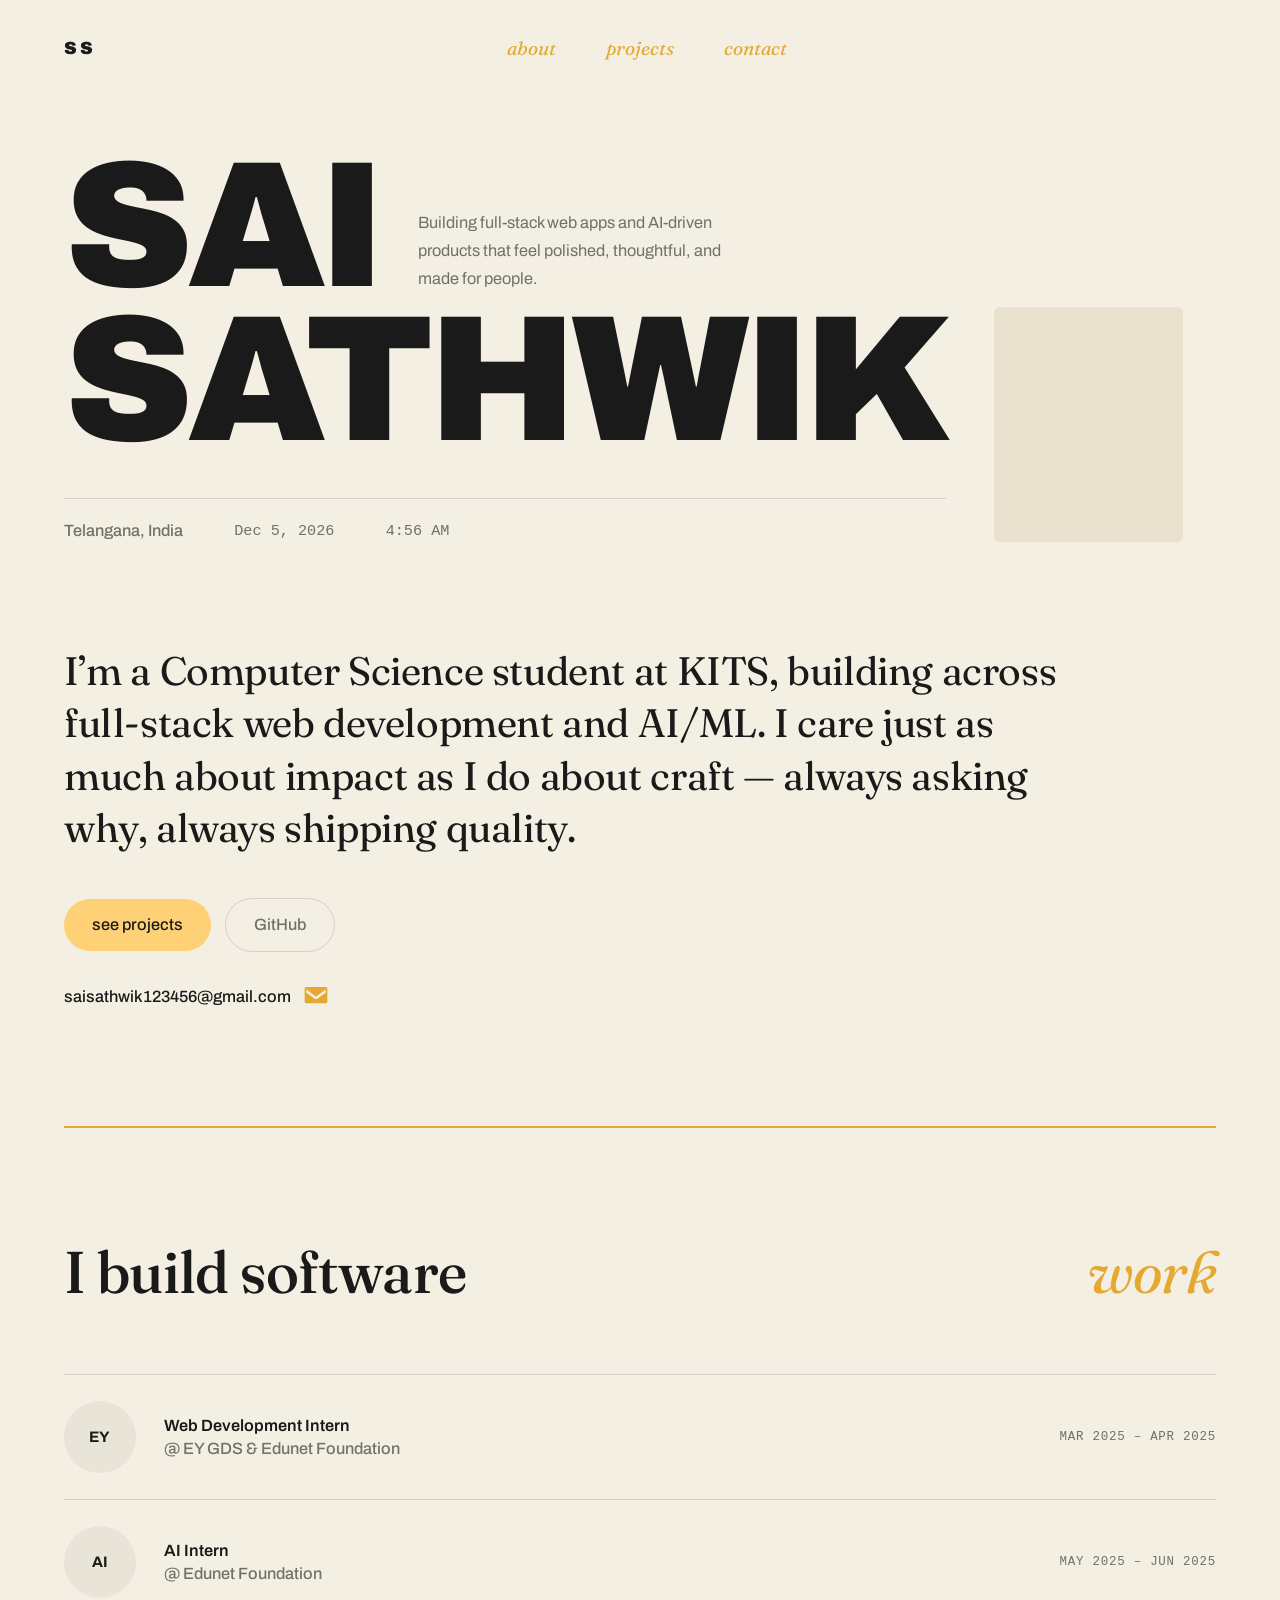
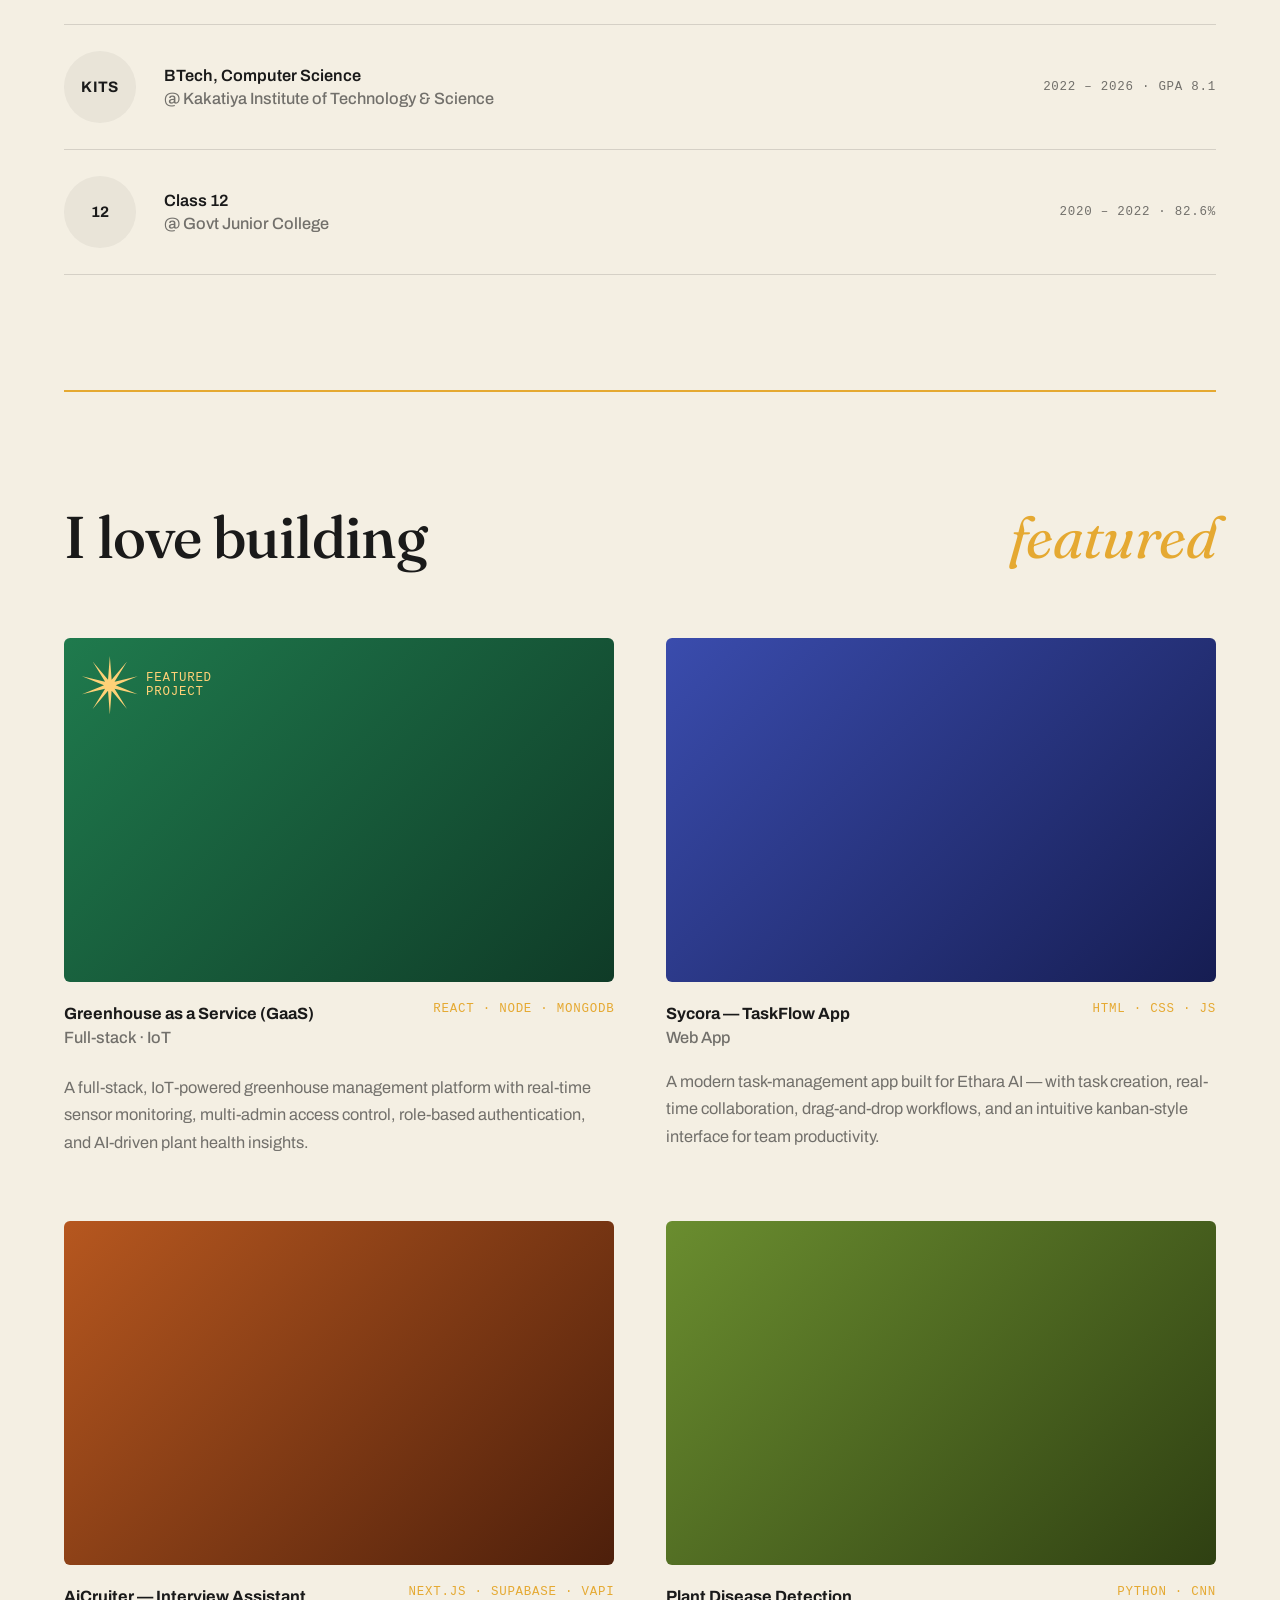
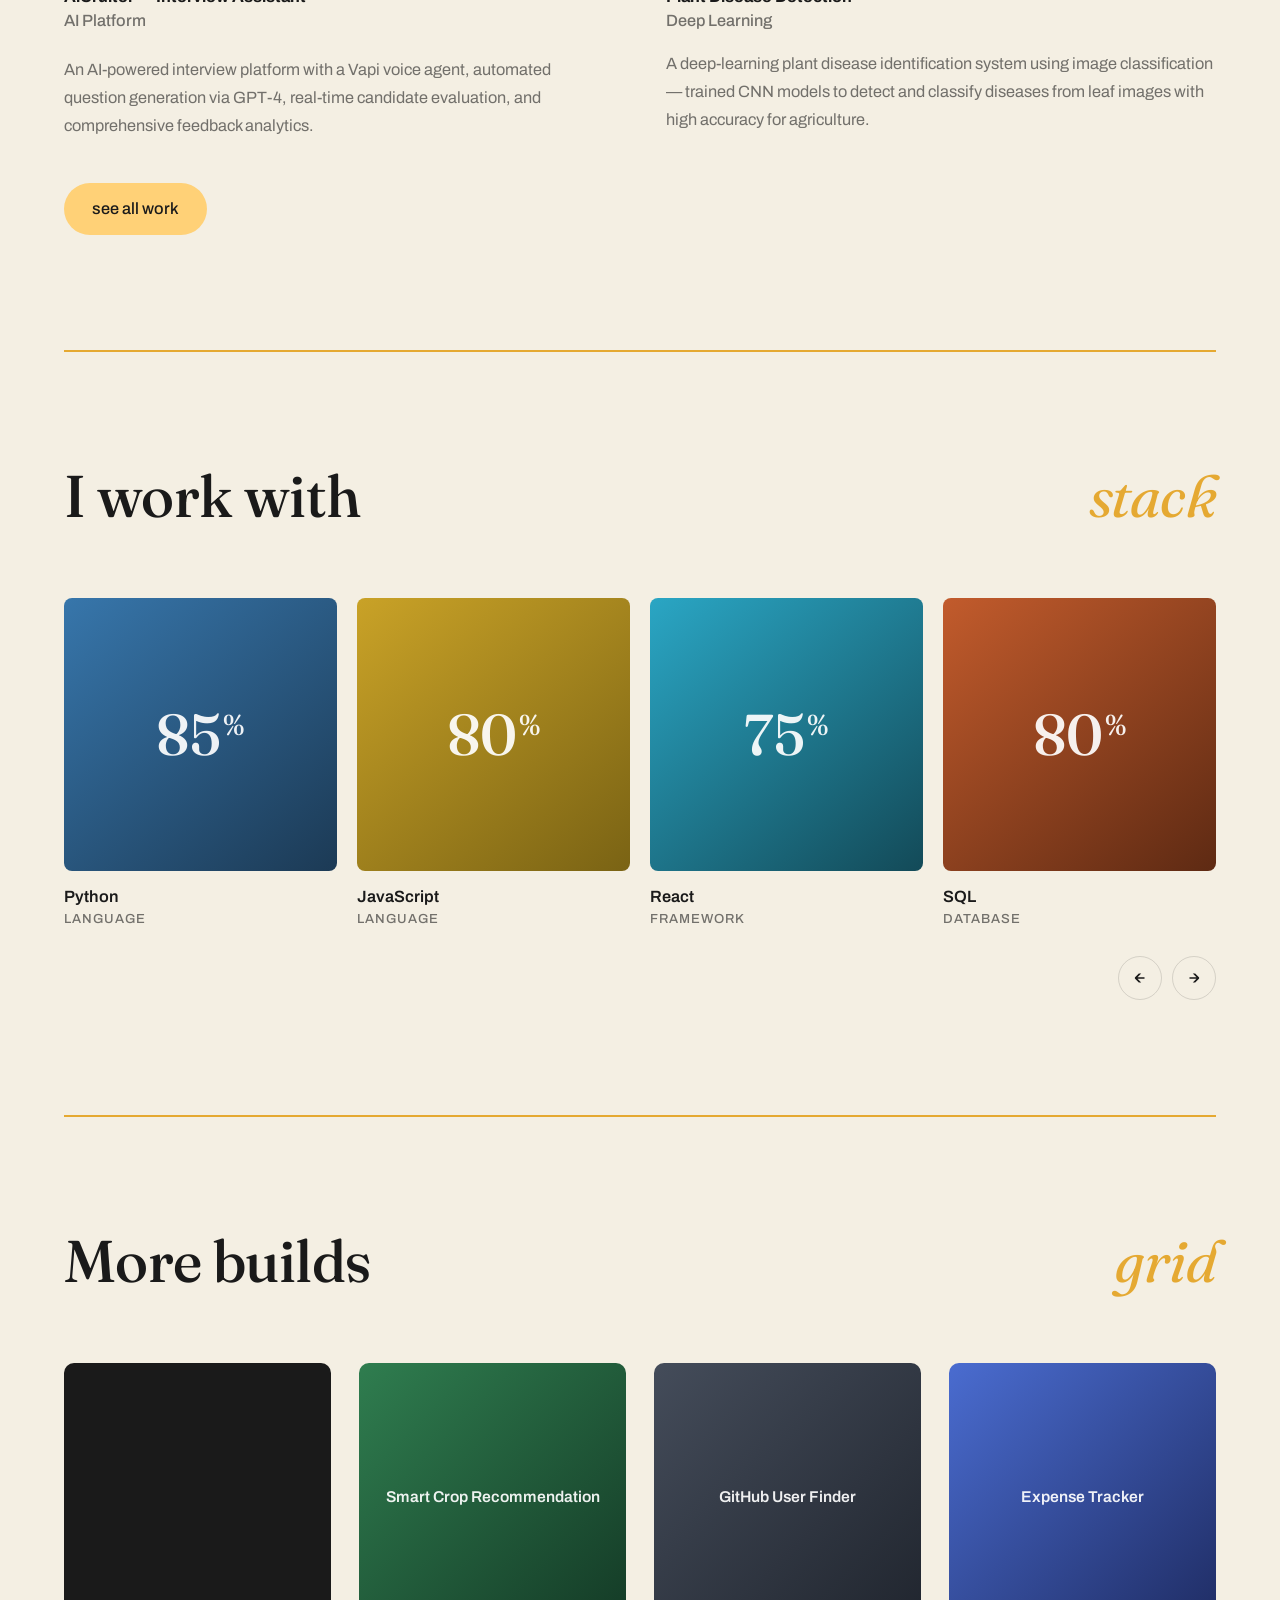
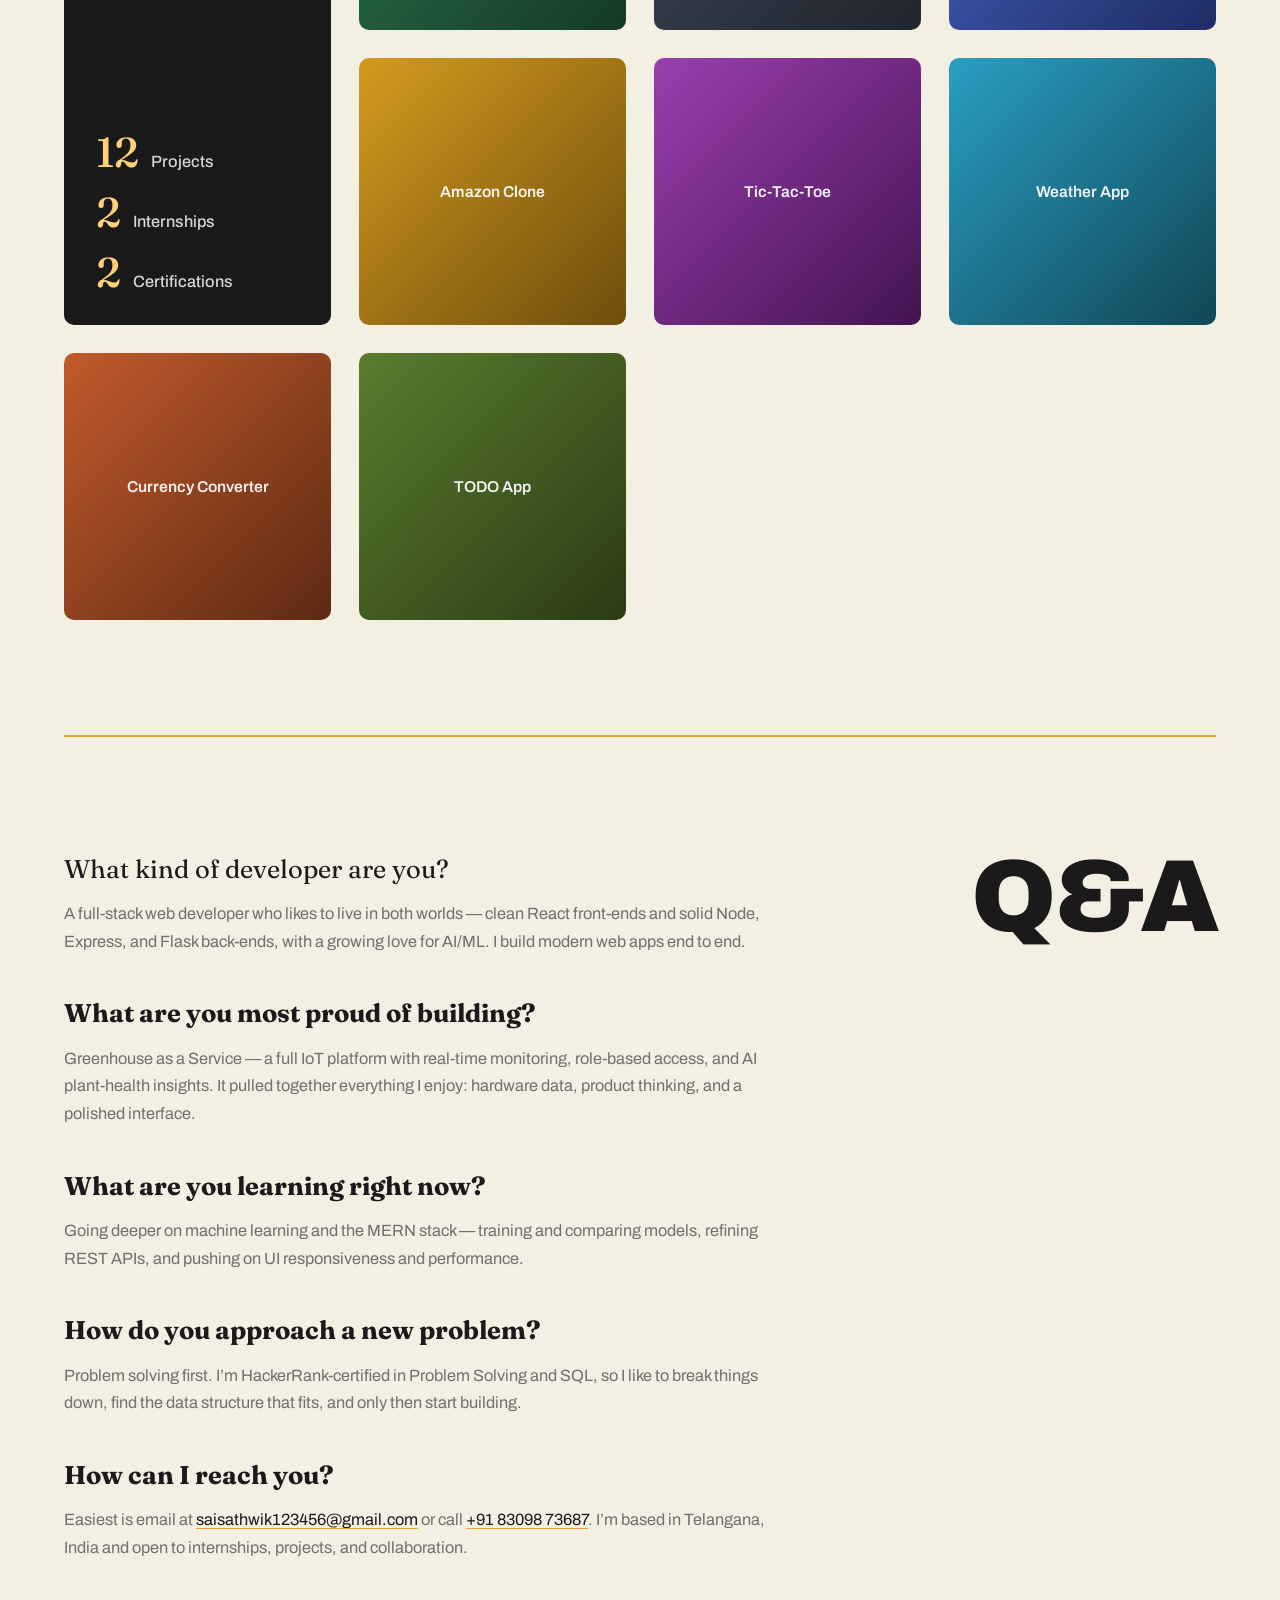
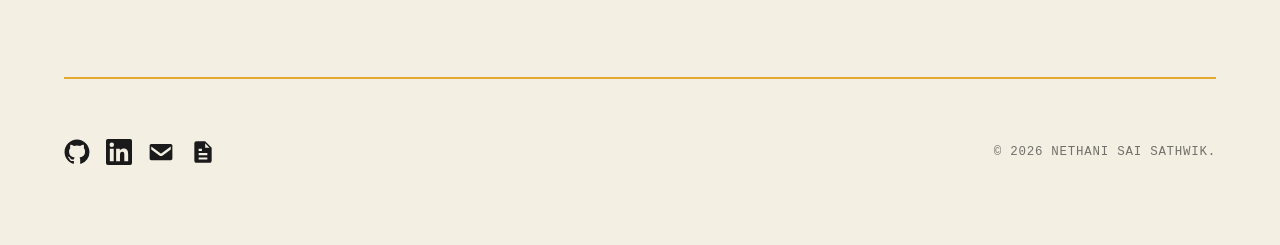
<file: index.html>
<!DOCTYPE html>
<html lang="en">
  <head>
    <meta charset="UTF-8" />
    <meta name="viewport" content="width=device-width, initial-scale=1.0" />
    <title>Nethani Sai Sathwik</title>
    <meta content="Nethani Sai Sathwik" property="og:title" />
    <meta content="Nethani Sai Sathwik" name="twitter:title" />
    <link
      rel="stylesheet"
      href="https://fonts.googleapis.com/css2?family=Archivo:wght@400;500;600;700;900&family=Fraunces:ital,opsz,wght@0,9..144,400;0,9..144,500;0,9..144,600;1,9..144,400;1,9..144,500&display=swap"
    />
    <link rel="stylesheet" href="https://cdn.jsdelivr.net/npm/swiper@8/swiper-bundle.min.css" />
    <link rel="stylesheet" href="styles.css" />
  </head>
  <body class="cream">
    <!-- ===== Top menu ===== -->
    <div class="menu-new">
      <div class="menu-logo-wrapper">
        <span class="logo-new">SS</span>
      </div>
      <div class="menu-item-wrapper">
        <a href="#work" class="menu-item">
          <span class="menu-arrow"></span>
          <span class="link">about</span>
        </a>
        <a href="#projects" class="menu-item">
          <span class="menu-arrow"></span>
          <span class="link">projects</span>
        </a>
        <a href="#qna" class="menu-item">
          <span class="menu-arrow"></span>
          <span class="link">contact</span>
        </a>
      </div>
      <div class="menu-logo-wrapper">
        <span class="logo-new">SS</span>
      </div>
    </div>

    <!-- ===== Hero ===== -->
    <div class="me-top">
      <div class="me-top-left">
        <div class="bilchien-wrapper">
          <div class="bill-wrapper">
            <div class="h1">SAI</div>
            <div class="me-b2-wrapper">
              <div class="b2 b">
                Building full-stack web apps and AI-driven products that feel
                polished, thoughtful, and made for people.
              </div>
            </div>
          </div>
          <div class="chien-wrapper">
            <div class="h1">SATHWIK</div>
          </div>
        </div>
        <div class="location-wrapper">
          <div class="h4 b">Telangana, India</div>
          <div class="clock">
            <div class="date" id="day"></div>
          </div>
          <div class="clock right">
            <div class="time" id="clock"></div>
          </div>
        </div>
      </div>
      <div
        class="portrait"
        style="background-image: url('https://saisathwikportfolio.vercel.app/assets/profile-ivzmDvPk.jpg')"
      ></div>
    </div>

    <!-- ===== Intro ===== -->
    <div class="me-section top-200">
      <div class="me-h3-wrapper">
        <div class="h3">
          I&rsquo;m a Computer Science student at
          <a href="#work" class="me-link">KITS</a>, building across full-stack web
          development and AI/ML. I care just as much about impact as I do about
          craft &mdash; always asking why, always shipping quality.
        </div>
      </div>
      <div class="button-group">
        <a href="#projects" class="button"><div class="h4 y">see projects</div></a>
        <a href="https://github.com/saisathwik07" target="_blank" class="button sub">
          <div class="h4 b">GitHub</div>
        </a>
      </div>
      <button
        class="email"
        type="button"
        data-clipboard-text="saisathwik123456@gmail.com"
      >
        <div class="h4 y email-default">saisathwik123456@gmail.com</div>
        <div class="h4 y email-copied">Email copied</div>
        <div class="email-icon">
          <svg width="100%" height="auto" viewBox="0 0 16 16" fill="currentColor" xmlns="http://www.w3.org/2000/svg">
            <path fill-rule="evenodd" clip-rule="evenodd" d="M2 3C1.44772 3 1 3.44772 1 4V12C1 12.5523 1.44772 13 2 13H14C14.5523 13 15 12.5523 15 12V4C15 3.44772 14.5523 3 14 3H2ZM8.14981 8.95002L14 4.56238V6.43738L9.0498 10.15C8.42758 10.6167 7.57203 10.6167 6.9498 10.15L2 6.43767V4.56267L7.8498 8.95002C7.93869 9.01669 8.06092 9.01669 8.14981 8.95002Z"/>
          </svg>
        </div>
      </button>
    </div>

    <div class="divider"><div class="divider-line y"></div></div>

    <!-- ===== Experience & Education ===== -->
    <div class="me-section" id="work">
      <div class="me-title-wrapper">
        <div class="h2">I build software</div>
        <div class="h2 cn">work</div>
      </div>
      <div class="career">
        <div class="career-card">
          <div class="company-logo"><span>EY</span></div>
          <div class="career-card-text">
            <div class="content-title-group">
              <div class="h4">Web Development Intern</div>
              <div class="h4">@ EY GDS &amp; Edunet Foundation</div>
            </div>
            <div class="c b">Mar 2025 &ndash; Apr 2025</div>
          </div>
        </div>
        <div class="career-card">
          <div class="company-logo"><span>AI</span></div>
          <div class="career-card-text">
            <div class="content-title-group">
              <div class="h4">AI Intern</div>
              <div class="h4">@ Edunet Foundation</div>
            </div>
            <div class="c b">May 2025 &ndash; Jun 2025</div>
          </div>
        </div>
        <div class="career-card">
          <div class="company-logo"><span>KITS</span></div>
          <div class="career-card-text">
            <div class="content-title-group">
              <div class="h4">BTech, Computer Science</div>
              <div class="h4">@ Kakatiya Institute of Technology &amp; Science</div>
            </div>
            <div class="c b">2022 &ndash; 2026 &middot; GPA 8.1</div>
          </div>
        </div>
        <div class="career-card">
          <div class="company-logo"><span>12</span></div>
          <div class="career-card-text">
            <div class="content-title-group">
              <div class="h4">Class 12</div>
              <div class="h4">@ Govt Junior College</div>
            </div>
            <div class="c b">2020 &ndash; 2022 &middot; 82.6%</div>
          </div>
        </div>
      </div>
    </div>

    <div class="divider"><div class="divider-line y"></div></div>

    <!-- ===== Featured Projects ===== -->
    <div class="me-section" id="projects">
      <div class="me-title-wrapper">
        <div class="h2">I love building</div>
        <div class="h2 cn">featured</div>
      </div>
      <div class="show-container">
        <div class="show-cell">
          <div class="show">
            <a href="https://gaas-drab.vercel.app/" target="_blank" class="favorite-poster poster-1">
              <div class="tag">
                <span class="favorite-star">
                  <svg width="56" height="auto" viewBox="0 0 155 162" fill="none" xmlns="http://www.w3.org/2000/svg">
                    <path d="M77.0352 0L82.0412 65.5929L124.646 15.4696L90.1412 71.4779L154.071 55.9696L93.2352 81L154.071 106.03L90.1412 90.5221L124.646 146.53L82.0412 96.4071L77.0352 162L72.0291 96.4071L29.4245 146.53L63.9291 90.5221L-0.000419617 106.03L60.8352 81L-0.000419617 55.9696L63.9291 71.4779L29.4245 15.4696L72.0291 65.5929L77.0352 0Z" fill="#FFD177"/>
                  </svg>
                </span>
                <div class="c label y">Featured<br />project</div>
              </div>
            </a>
            <div class="content-title-wrapper me">
              <div class="content-title-group">
                <div class="h4"><strong>Greenhouse as a Service (GaaS)</strong></div>
                <div class="h4 gold">Full-stack &middot; IoT</div>
              </div>
              <div class="label gold"><div class="c label gold">React &middot; Node &middot; MongoDB</div></div>
            </div>
          </div>
          <div class="show-review top-padding">
            <div class="b2 m500">
              A full-stack, IoT-powered greenhouse management platform with
              real-time sensor monitoring, multi-admin access control, role-based
              authentication, and AI-driven plant health insights.
            </div>
          </div>
        </div>

        <div class="show-cell top-padding-m">
          <div class="show">
            <a href="https://sycora-production.up.railway.app/" target="_blank" class="show-poster poster-2"></a>
            <div class="content-title-wrapper me">
              <div class="content-title-group">
                <div class="h4"><strong>Sycora &mdash; TaskFlow App</strong></div>
                <div class="h4 gold">Web App</div>
              </div>
              <div class="label gold"><div class="c label gold">HTML &middot; CSS &middot; JS</div></div>
            </div>
          </div>
          <div class="show-review">
            <div class="b2 m500">
              A modern task-management app built for Ethara AI &mdash; with task
              creation, real-time collaboration, drag-and-drop workflows, and an
              intuitive kanban-style interface for team productivity.
            </div>
          </div>
        </div>

        <div class="show-cell">
          <div class="show">
            <a href="https://github.com/saisathwik07/Smart-Interview-Assistant-main" target="_blank" class="show-poster poster-3"></a>
            <div class="content-title-wrapper me">
              <div class="content-title-group">
                <div class="h4"><strong>AiCruiter &mdash; Interview Assistant</strong></div>
                <div class="h4 gold">AI Platform</div>
              </div>
              <div class="label gold"><div class="c label gold">Next.js &middot; Supabase &middot; Vapi</div></div>
            </div>
          </div>
          <div class="show-review top-padding">
            <div class="b2 m500">
              An AI-powered interview platform with a Vapi voice agent, automated
              question generation via GPT-4, real-time candidate evaluation, and
              comprehensive feedback analytics.
            </div>
          </div>
        </div>

        <div class="show-cell top-padding-m">
          <div class="show">
            <a href="https://github.com/saisathwik07" target="_blank" class="show-poster poster-4"></a>
            <div class="content-title-wrapper me">
              <div class="content-title-group">
                <div class="h4"><strong>Plant Disease Detection</strong></div>
                <div class="h4 gold">Deep Learning</div>
              </div>
              <div class="label gold"><div class="c label gold">Python &middot; CNN</div></div>
            </div>
          </div>
          <div class="show-review">
            <div class="b2 m500">
              A deep-learning plant disease identification system using image
              classification &mdash; trained CNN models to detect and classify
              diseases from leaf images with high accuracy for agriculture.
            </div>
          </div>
        </div>
      </div>
      <div class="button-group">
        <a href="https://github.com/saisathwik07" target="_blank" class="button">
          <div class="h4 y">see all work</div>
        </a>
      </div>
    </div>

    <div class="divider"><div class="divider-line y"></div></div>

    <!-- ===== Skills carousel ===== -->
    <div class="me-section">
      <div class="me-title-wrapper">
        <div class="h2">I work with</div>
        <div class="h2 cn">stack</div>
      </div>
      <div slider-duration="300" loop-mode="true" class="playlist-container">
        <div class="swiper playlist">
          <div class="swiper-wrapper playlist">
            <div class="swiper-slide playlist"><div class="playlist-cover c1"><span class="skill-pct">85</span></div><div class="playlist-label"><div class="content-title-group"><div class="h4 w">Python</div><div class="h4 g">LANGUAGE</div></div></div></div>
            <div class="swiper-slide playlist"><div class="playlist-cover c2"><span class="skill-pct">80</span></div><div class="playlist-label"><div class="content-title-group"><div class="h4 w">JavaScript</div><div class="h4 g">LANGUAGE</div></div></div></div>
            <div class="swiper-slide playlist"><div class="playlist-cover c3"><span class="skill-pct">75</span></div><div class="playlist-label"><div class="content-title-group"><div class="h4 w">React</div><div class="h4 g">FRAMEWORK</div></div></div></div>
            <div class="swiper-slide playlist"><div class="playlist-cover c4"><span class="skill-pct">80</span></div><div class="playlist-label"><div class="content-title-group"><div class="h4 w">SQL</div><div class="h4 g">DATABASE</div></div></div></div>
            <div class="swiper-slide playlist"><div class="playlist-cover c5"><span class="skill-pct">75</span></div><div class="playlist-label"><div class="content-title-group"><div class="h4 w">Java</div><div class="h4 g">LANGUAGE</div></div></div></div>
            <div class="swiper-slide playlist"><div class="playlist-cover c6"><span class="skill-pct">75</span></div><div class="playlist-label"><div class="content-title-group"><div class="h4 w">MongoDB</div><div class="h4 g">DATABASE</div></div></div></div>
            <div class="swiper-slide playlist"><div class="playlist-cover c7"><span class="skill-pct">70</span></div><div class="playlist-label"><div class="content-title-group"><div class="h4 w">Node.js</div><div class="h4 g">RUNTIME</div></div></div></div>
            <div class="swiper-slide playlist"><div class="playlist-cover c8"><span class="skill-pct">80</span></div><div class="playlist-label"><div class="content-title-group"><div class="h4 w">C</div><div class="h4 g">LANGUAGE</div></div></div></div>
          </div>
        </div>
        <div class="button-group playlist">
          <button class="icon-button sub swiper-prev" aria-label="Previous">
            <svg width="100%" height="auto" viewBox="0 0 16 16" fill="currentColor" xmlns="http://www.w3.org/2000/svg"><path fill-rule="evenodd" clip-rule="evenodd" d="M5.81117 7.25L9.06117 4H6.93985L3.61166 7.32819C3.24066 7.69919 3.24065 8.30069 3.61165 8.67169L6.93996 12H9.06128L5.81128 8.75L12 8.75V7.25L5.81117 7.25Z"/></svg>
          </button>
          <button class="icon-button sub swiper-next" aria-label="Next">
            <svg width="100%" height="auto" viewBox="0 0 16 16" fill="currentColor" xmlns="http://www.w3.org/2000/svg"><path fill-rule="evenodd" clip-rule="evenodd" d="M10.1896 7.25L6.93957 4H9.06089L12.3891 7.32819C12.7601 7.69919 12.7601 8.30069 12.3891 8.67169L9.06077 12H6.93945L10.1895 8.75L4 8.75V7.25L10.1896 7.25Z"/></svg>
          </button>
        </div>
      </div>
    </div>

    <div class="divider"><div class="divider-line y"></div></div>

    <!-- ===== More projects ===== -->
    <div class="me-section">
      <div class="me-title-wrapper">
        <div class="h2">More builds</div>
        <div class="h2 cn">grid</div>
      </div>
      <div class="game-container">
        <a href="https://github.com/saisathwik07" target="_blank" class="game-profile">
          <div class="content-title-group">
            <div class="stat-row"><span class="stat-num">12</span><span class="h4 y">Projects</span></div>
            <div class="stat-row"><span class="stat-num">2</span><span class="h4 y">Internships</span></div>
            <div class="stat-row"><span class="stat-num">2</span><span class="h4 y">Certifications</span></div>
          </div>
        </a>
        <div class="game tile-a"><div class="game-image"><span>Smart Crop Recommendation</span></div></div>
        <div class="game tile-b"><div class="game-image"><span>GitHub User Finder</span></div></div>
        <div class="game tile-c"><div class="game-image"><span>Expense Tracker</span></div></div>
        <div class="game tile-d"><div class="game-image"><span>Amazon Clone</span></div></div>
        <div class="game tile-e"><div class="game-image"><span>Tic-Tac-Toe</span></div></div>
        <div class="game tile-f"><div class="game-image"><span>Weather App</span></div></div>
        <div class="game tile-g"><div class="game-image"><span>Currency Converter</span></div></div>
        <div class="game tile-h"><div class="game-image"><span>TODO App</span></div></div>
      </div>
    </div>

    <div class="divider"><div class="divider-line y"></div></div>

    <!-- ===== Q&A ===== -->
    <div class="me-section overflow" id="qna">
      <div class="qna">
        <div class="qna-content">
          <div class="qna-item">
            <div class="b1">What kind of developer are you?</div>
            <div class="b2 b">
              A full-stack web developer who likes to live in both worlds &mdash;
              clean React front-ends and solid Node, Express, and Flask back-ends,
              with a growing love for AI/ML. I build modern web apps end to end.
            </div>
          </div>
          <div class="qna-item">
            <div class="b1 p"><strong>What are you most proud of building?</strong></div>
            <div class="b2 b">
              Greenhouse as a Service &mdash; a full IoT platform with real-time
              monitoring, role-based access, and AI plant-health insights. It pulled
              together everything I enjoy: hardware data, product thinking, and a
              polished interface.
            </div>
          </div>
          <div class="qna-item">
            <div class="b1 p"><strong>What are you learning right now?</strong></div>
            <div class="b2 b">
              Going deeper on machine learning and the MERN stack &mdash; training
              and comparing models, refining REST APIs, and pushing on UI
              responsiveness and performance.
            </div>
          </div>
          <div class="qna-item">
            <div class="b1 p"><strong>How do you approach a new problem?</strong></div>
            <div class="b2 b">
              Problem solving first. I&rsquo;m HackerRank-certified in Problem Solving
              and SQL, so I like to break things down, find the data structure that
              fits, and only then start building.
            </div>
          </div>
          <div class="qna-item">
            <div class="b1 p"><strong>How can I reach you?</strong></div>
            <div class="b2 b">
              Easiest is email at
              <a href="mailto:saisathwik123456@gmail.com" class="b2-link">saisathwik123456@gmail.com</a>
              or call
              <a href="tel:+918309873687" class="b2-link">+91 83098 73687</a>. I&rsquo;m
              based in Telangana, India and open to internships, projects, and
              collaboration.
            </div>
          </div>
        </div>
        <div class="sticky-wrapper-120">
          <div class="h1">Q&amp;A</div>
        </div>
      </div>
    </div>

    <div class="divider"><div class="divider-line y"></div></div>

    <!-- ===== Footer ===== -->
    <div class="footer">
      <div class="social-icon-wrapper">
        <a href="https://github.com/saisathwik07" target="_blank" class="social-icon" aria-label="GitHub">
          <svg viewBox="0 0 24 24" width="100%" fill="currentColor" xmlns="http://www.w3.org/2000/svg"><path d="M12 .5C5.73.5.5 5.73.5 12c0 5.08 3.29 9.39 7.86 10.91.58.11.79-.25.79-.56 0-.27-.01-1.16-.02-2.1-3.2.7-3.88-1.37-3.88-1.37-.52-1.33-1.28-1.69-1.28-1.69-1.05-.72.08-.7.08-.7 1.16.08 1.77 1.19 1.77 1.19 1.03 1.77 2.7 1.26 3.36.96.1-.75.4-1.26.73-1.55-2.55-.29-5.23-1.28-5.23-5.69 0-1.26.45-2.29 1.19-3.1-.12-.29-.52-1.46.11-3.05 0 0 .97-.31 3.18 1.18a11 11 0 0 1 5.8 0c2.2-1.49 3.17-1.18 3.17-1.18.63 1.59.23 2.76.11 3.05.74.81 1.19 1.84 1.19 3.1 0 4.42-2.69 5.39-5.25 5.68.41.36.78 1.06.78 2.14 0 1.55-.01 2.8-.01 3.18 0 .31.21.68.8.56A11.51 11.51 0 0 0 23.5 12C23.5 5.73 18.27.5 12 .5z"/></svg>
        </a>
        <a href="https://www.linkedin.com/in/nethani-sai-sathwik" target="_blank" class="social-icon" aria-label="LinkedIn">
          <svg viewBox="0 0 144 144" width="100%" fill="currentColor" xmlns="http://www.w3.org/2000/svg"><path d="M138.92,0H16.21A10.51,10.51,0,0,0,5.58,10.38V133.61A10.52,10.52,0,0,0,16.21,144H138.92a10.54,10.54,0,0,0,10.66-10.39V10.38A10.53,10.53,0,0,0,138.92,0ZM48.29,122.71H26.93V54H48.29ZM37.61,44.59A12.38,12.38,0,1,1,50,32.2,12.39,12.39,0,0,1,37.61,44.59Zm90.68,78.12H106.94V89.29c0-8-.15-18.23-11.1-18.23C84.73,71.06,83,79.75,83,88.71v34H61.68V54H82.17v9.39h.29c2.85-5.41,9.81-11.1,20.2-11.1,21.63,0,25.63,14.23,25.63,32.73Z" transform="translate(-5.58)"/></svg>
        </a>
        <a href="mailto:saisathwik123456@gmail.com" class="social-icon" aria-label="Email">
          <svg viewBox="0 0 16 16" width="100%" fill="currentColor" xmlns="http://www.w3.org/2000/svg"><path fill-rule="evenodd" clip-rule="evenodd" d="M2 3C1.44772 3 1 3.44772 1 4V12C1 12.5523 1.44772 13 2 13H14C14.5523 13 15 12.5523 15 12V4C15 3.44772 14.5523 3 14 3H2ZM8.14981 8.95002L14 4.56238V6.43738L9.0498 10.15C8.42758 10.6167 7.57203 10.6167 6.9498 10.15L2 6.43767V4.56267L7.8498 8.95002C7.93869 9.01669 8.06092 9.01669 8.14981 8.95002Z"/></svg>
        </a>
        <a href="https://drive.google.com/file/d/1f6XSMfOltBPGhUm8ntIWvbfRGIYoAc4_/view?usp=drive_link" target="_blank" class="social-icon" aria-label="Resume">
          <svg viewBox="0 0 24 24" width="100%" fill="currentColor" xmlns="http://www.w3.org/2000/svg"><path d="M14 2H6a2 2 0 0 0-2 2v16a2 2 0 0 0 2 2h12a2 2 0 0 0 2-2V8l-6-6zm0 2 4 4h-4V4zM8 13h8v2H8v-2zm0 4h8v2H8v-2zm0-8h3v2H8V9z"/></svg>
        </a>
      </div>
      <div class="c sy">&copy; 2026 Nethani Sai Sathwik.</div>
    </div>

    <script src="https://cdn.jsdelivr.net/npm/swiper@8/swiper-bundle.min.js"></script>
    <script>
      // Live clock for Telangana, India (IST)
      function updateClock() {
        const now = new Date();
        const day = document.getElementById("day");
        const clock = document.getElementById("clock");
        if (day)
          day.textContent = now.toLocaleDateString("en-US", {
            month: "short",
            day: "numeric",
            year: "numeric",
            timeZone: "Asia/Kolkata",
          });
        if (clock)
          clock.textContent = now.toLocaleTimeString("en-US", {
            hour: "numeric",
            minute: "2-digit",
            hour12: true,
            timeZone: "Asia/Kolkata",
          });
      }
      updateClock();
      setInterval(updateClock, 1000);

      // Skills carousel
      document.querySelectorAll(".playlist-container").forEach(function (el) {
        new Swiper(el.querySelector(".swiper"), {
          speed: 300,
          loop: true,
          slidesPerView: 1,
          spaceBetween: 16,
          keyboard: { enabled: true, onlyInViewport: true },
          breakpoints: {
            480: { slidesPerView: 1.4, spaceBetween: 16 },
            768: { slidesPerView: 2.4, spaceBetween: 18 },
            992: { slidesPerView: 4, spaceBetween: 20 },
          },
          navigation: {
            nextEl: el.querySelector(".swiper-next"),
            prevEl: el.querySelector(".swiper-prev"),
          },
        });
      });

      // Copy email to clipboard
      document.querySelectorAll(".email").forEach(function (btn) {
        btn.addEventListener("click", function () {
          const text = btn.getAttribute("data-clipboard-text");
          if (navigator.clipboard) navigator.clipboard.writeText(text);
          btn.classList.add("is-copied");
          setTimeout(function () {
            btn.classList.remove("is-copied");
          }, 1600);
        });
      });
    </script>
  </body>
</html>
</file>
<file: styles.css>
:root {
  --cream: #f4efe3;
  --ink: #1a1a1a;
  --ink-soft: rgba(26, 26, 26, 0.6);
  --gold: #e5a932;
  --gold-light: #ffd177;
  --line: rgba(26, 26, 26, 0.14);
  --pad: clamp(20px, 5vw, 96px);
}

* {
  box-sizing: border-box;
}

html {
  scroll-behavior: smooth;
}

body {
  margin: 0;
  background: var(--cream);
  color: var(--ink);
  font-family: "Archivo", ui-sans-serif, system-ui, -apple-system, "Segoe UI", sans-serif;
  -webkit-font-smoothing: antialiased;
  padding: 0 var(--pad) 80px;
  max-width: 1600px;
  margin: 0 auto;
}

a {
  color: inherit;
  text-decoration: none;
}

img {
  display: block;
  max-width: 100%;
}

/* ===== Typography ===== */
.h1 {
  font-family: "Archivo", sans-serif;
  font-weight: 900;
  font-size: clamp(4rem, 14vw, 13rem);
  line-height: 0.86;
  letter-spacing: -0.035em;
  text-transform: uppercase;
  margin: 0;
}

.h2 {
  font-family: "Fraunces", Georgia, serif;
  font-weight: 500;
  font-size: clamp(2.1rem, 4.6vw, 4.2rem);
  line-height: 1;
  letter-spacing: -0.01em;
  margin: 0;
}

.h2.cn {
  color: var(--gold);
  font-style: italic;
  font-weight: 400;
}

.h3 {
  font-family: "Fraunces", Georgia, serif;
  font-weight: 400;
  font-size: clamp(1.6rem, 3.1vw, 3rem);
  line-height: 1.32;
  letter-spacing: -0.01em;
  margin: 0;
}

.h4 {
  font-family: "Archivo", sans-serif;
  font-size: 1.02rem;
  font-weight: 500;
  line-height: 1.45;
  margin: 0;
}

.b1 {
  font-family: "Fraunces", Georgia, serif;
  font-size: clamp(1.25rem, 2vw, 1.7rem);
  line-height: 1.3;
}

.b2 {
  font-family: "Archivo", sans-serif;
  font-size: 1.02rem;
  line-height: 1.7;
}

.b2.b,
.h4.b {
  color: var(--ink-soft);
}

.c {
  font-family: ui-monospace, "SFMono-Regular", Menlo, Consolas, monospace;
  font-size: 0.78rem;
  letter-spacing: 0.06em;
  text-transform: uppercase;
}

.y {
  color: var(--ink);
}
.gold {
  color: var(--gold);
}

/* ===== Top menu ===== */
.menu-new {
  display: flex;
  justify-content: space-between;
  align-items: center;
  padding: 36px 0 0;
}

.logo-new {
  font-weight: 900;
  font-size: 1.1rem;
  letter-spacing: 0.16em;
}

.menu-logo-wrapper:last-child {
  visibility: hidden;
}

.menu-item-wrapper {
  display: flex;
  gap: 36px;
}

.menu-item {
  display: inline-flex;
  align-items: center;
  gap: 8px;
}

.menu-arrow {
  width: 6px;
  height: 6px;
  border-radius: 50%;
  background: var(--gold-light);
  display: inline-block;
  opacity: 0;
  transition: opacity 0.2s ease;
}

.menu-item:hover .menu-arrow {
  opacity: 1;
}

.menu-item .link {
  font-family: "Fraunces", Georgia, serif;
  font-size: 1.2rem;
  font-style: italic;
  color: var(--gold);
}

/* ===== Hero ===== */
.me-top {
  display: grid;
  grid-template-columns: 1.15fr 0.85fr;
  gap: 48px;
  align-items: end;
  margin-top: clamp(40px, 7vw, 90px);
}

.bill-wrapper {
  display: flex;
  align-items: flex-end;
  gap: clamp(16px, 3vw, 40px);
  flex-wrap: wrap;
}

.me-b2-wrapper {
  max-width: 320px;
  padding-bottom: 0.7em;
}

.location-wrapper {
  display: flex;
  gap: clamp(20px, 4vw, 56px);
  align-items: center;
  margin-top: 40px;
  padding-top: 20px;
  border-top: 1px solid var(--line);
  flex-wrap: wrap;
}

.clock .date,
.clock .time {
  font-family: ui-monospace, "SFMono-Regular", Menlo, Consolas, monospace;
  font-size: 0.95rem;
  color: var(--ink-soft);
}

.portrait {
  width: 100%;
  aspect-ratio: 4 / 5;
  background-color: #e7decb;
  background-size: cover;
  background-position: center top;
  border-radius: 6px;
  filter: grayscale(0.05) contrast(1.02);
}

/* ===== Intro ===== */
.me-section {
  margin-top: clamp(64px, 9vw, 140px);
}

.me-section.top-200 {
  margin-top: clamp(56px, 8vw, 120px);
}

.me-h3-wrapper {
  max-width: 1000px;
}

.me-link {
  position: relative;
  background-image: linear-gradient(var(--gold), var(--gold));
  background-repeat: no-repeat;
  background-position: 0 100%;
  background-size: 0% 6px;
  transition: background-size 0.2s ease-out;
}

.me-link:hover {
  background-size: 100% 6px;
}

.button-group {
  display: flex;
  gap: 14px;
  align-items: center;
  flex-wrap: wrap;
  margin-top: 44px;
}

.button {
  background: var(--gold-light);
  border-radius: 100px;
  padding: 14px 28px;
  display: inline-flex;
  align-items: center;
  transition: transform 0.18s ease, background 0.18s ease;
}

.button:hover {
  transform: translateY(-2px);
  background: var(--gold);
}

.button.sub {
  background: transparent;
  border: 1px solid var(--line);
}

.button.sub:hover {
  background: rgba(26, 26, 26, 0.05);
  transform: translateY(-2px);
}

/* ===== Email copy ===== */
.email {
  margin-top: 30px;
  display: inline-flex;
  align-items: center;
  gap: 12px;
  border: none;
  background: transparent;
  cursor: pointer;
  padding: 0;
  font: inherit;
}

.email .email-copied {
  display: none;
  color: var(--gold);
}

.email.is-copied .email-default {
  display: none;
}

.email.is-copied .email-copied {
  display: block;
}

.email-icon {
  width: 26px;
  color: var(--gold);
}

/* ===== Dividers ===== */
.divider {
  margin-top: clamp(64px, 9vw, 140px);
}

.divider-line {
  height: 2px;
  width: 100%;
  background: var(--gold);
}

/* ===== Section title ===== */
.me-title-wrapper {
  display: flex;
  justify-content: space-between;
  align-items: baseline;
  gap: 24px;
  margin-bottom: clamp(40px, 6vw, 72px);
}

/* ===== Career ===== */
.career {
  display: flex;
  flex-direction: column;
}

.career-card {
  display: grid;
  grid-template-columns: 72px 1fr;
  align-items: center;
  gap: 28px;
  padding: 26px 0;
  border-top: 1px solid var(--line);
  transition: padding-left 0.2s ease;
}

.career-card:last-child {
  border-bottom: 1px solid var(--line);
}

.company-logo {
  width: 72px;
  height: 72px;
  border-radius: 50%;
  background: rgba(26, 26, 26, 0.05);
  display: grid;
  place-items: center;
  font-family: "Archivo", sans-serif;
  font-weight: 700;
  font-size: 0.95rem;
  letter-spacing: 0.02em;
  color: var(--ink);
}

.career-card-text {
  display: flex;
  justify-content: space-between;
  align-items: center;
  gap: 24px;
  flex-wrap: wrap;
}

.content-title-group .h4:first-child {
  font-weight: 600;
}

.content-title-group .h4:nth-child(2) {
  color: var(--ink-soft);
}

.career-card .c {
  color: var(--ink-soft);
  white-space: nowrap;
}

/* ===== Featured projects (shows) ===== */
.show-container {
  display: grid;
  grid-template-columns: 1fr 1fr;
  gap: clamp(40px, 5vw, 72px) clamp(32px, 4vw, 56px);
}

.show-poster,
.favorite-poster {
  display: block;
  width: 100%;
  aspect-ratio: 16 / 10;
  border-radius: 6px;
  position: relative;
  overflow: hidden;
  transition: transform 0.25s ease;
}

.show-poster:hover,
.favorite-poster:hover {
  transform: scale(1.012);
}

.poster-1 {
  background: linear-gradient(135deg, #1f7a4d, #0f3b27);
}
.poster-2 {
  background: linear-gradient(135deg, #3a4cad, #161d52);
}
.poster-3 {
  background: linear-gradient(135deg, #b6571f, #4d1f0b);
}
.poster-4 {
  background: linear-gradient(135deg, #6a8d2f, #2f4012);
}

.tag {
  position: absolute;
  top: 18px;
  left: 18px;
  display: flex;
  align-items: center;
  gap: 8px;
}

.favorite-star {
  display: block;
  line-height: 0;
  animation: spin 14s linear infinite;
}

@keyframes spin {
  to {
    transform: rotate(360deg);
  }
}

.label.y .c,
.tag .c {
  color: var(--gold-light);
  line-height: 1.1;
}

.content-title-wrapper {
  display: flex;
  justify-content: space-between;
  align-items: flex-start;
  gap: 16px;
  margin-top: 20px;
}

.content-title-wrapper .content-title-group .h4:first-child {
  font-weight: 600;
}

.show-review {
  margin-top: 18px;
  max-width: 620px;
}

.show-review .m500 {
  color: var(--ink-soft);
}

.top-padding {
  padding-top: 6px;
}

/* ===== Skills carousel ===== */
.playlist-container {
  position: relative;
}

.swiper.playlist {
  overflow: hidden;
}

.swiper-slide.playlist {
  height: auto;
}

.playlist-cover {
  width: 100%;
  aspect-ratio: 1 / 1;
  border-radius: 8px;
  display: grid;
  place-items: center;
  color: rgba(255, 255, 255, 0.92);
}

.skill-pct {
  font-family: "Fraunces", Georgia, serif;
  font-size: clamp(2.6rem, 5vw, 3.6rem);
  font-weight: 500;
}

.skill-pct::after {
  content: "%";
  font-size: 0.5em;
  vertical-align: super;
  margin-left: 2px;
}

.c1 { background: linear-gradient(140deg, #3776ab, #1c3a55); }
.c2 { background: linear-gradient(140deg, #c9a227, #7a6314); }
.c3 { background: linear-gradient(140deg, #2aa6c4, #134a58); }
.c4 { background: linear-gradient(140deg, #c25b2c, #5e2a13); }
.c5 { background: linear-gradient(140deg, #b07219, #5c3b0c); }
.c6 { background: linear-gradient(140deg, #3fa037, #1c4a19); }
.c7 { background: linear-gradient(140deg, #4f8a3a, #25411b); }
.c8 { background: linear-gradient(140deg, #5b6f88, #2c3744); }

.playlist-label {
  margin-top: 14px;
}

.playlist-label .h4.w {
  font-weight: 600;
}

.playlist-label .h4.g {
  color: var(--ink-soft);
  font-size: 0.82rem;
  letter-spacing: 0.08em;
}

.button-group.playlist {
  justify-content: flex-end;
  margin-top: 28px;
  gap: 10px;
}

.icon-button {
  width: 44px;
  height: 44px;
  border-radius: 50%;
  border: 1px solid var(--line);
  background: transparent;
  color: var(--ink);
  cursor: pointer;
  display: grid;
  place-items: center;
  padding: 12px;
  transition: background 0.18s ease;
}

.icon-button:hover {
  background: rgba(26, 26, 26, 0.06);
}

/* ===== More builds (games) ===== */
.game-container {
  display: grid;
  grid-template-columns: repeat(4, 1fr);
  gap: clamp(18px, 2.4vw, 28px);
}

.game-profile {
  grid-row: span 2;
  background: var(--ink);
  border-radius: 10px;
  padding: 32px;
  display: flex;
  flex-direction: column;
  justify-content: flex-end;
}

.game-profile .content-title-group {
  display: flex;
  flex-direction: column;
  gap: 18px;
}

.stat-row {
  display: flex;
  align-items: baseline;
  gap: 12px;
}

.stat-num {
  font-family: "Fraunces", Georgia, serif;
  font-size: 2.6rem;
  font-weight: 500;
  color: var(--gold-light);
  line-height: 1;
}

.game-profile .h4.y {
  color: rgba(255, 255, 255, 0.82);
}

.game-image {
  aspect-ratio: 1 / 1;
  border-radius: 10px;
  display: grid;
  place-items: center;
  text-align: center;
  padding: 18px;
  color: rgba(255, 255, 255, 0.92);
  font-family: "Archivo", sans-serif;
  font-weight: 600;
  font-size: 0.98rem;
  transition: transform 0.22s ease;
}

.game:hover .game-image {
  transform: translateY(-4px);
}

.tile-a .game-image { background: linear-gradient(135deg, #2f7d4f, #143a26); }
.tile-b .game-image { background: linear-gradient(135deg, #444c5a, #20252e); }
.tile-c .game-image { background: linear-gradient(135deg, #4a6cd0, #1f2c63); }
.tile-d .game-image { background: linear-gradient(135deg, #d49a1e, #6e4f0d); }
.tile-e .game-image { background: linear-gradient(135deg, #9b3fb0, #441451); }
.tile-f .game-image { background: linear-gradient(135deg, #2a9fc4, #114755); }
.tile-g .game-image { background: linear-gradient(135deg, #c25b2c, #5e2a13); }
.tile-h .game-image { background: linear-gradient(135deg, #5a7d2f, #2b3c14); }

/* ===== Q&A ===== */
.qna {
  display: grid;
  grid-template-columns: 1fr 0.5fr;
  gap: clamp(40px, 6vw, 90px);
  align-items: start;
}

.qna-content {
  display: flex;
  flex-direction: column;
  gap: 42px;
  max-width: 720px;
}

.qna-item .b1 {
  margin-bottom: 14px;
}

.qna-item .b2.b {
  color: var(--ink-soft);
}

.b2-link {
  color: var(--ink);
  border-bottom: 1px solid var(--gold);
}

.sticky-wrapper-120 {
  position: sticky;
  top: 80px;
  text-align: right;
}

.sticky-wrapper-120 .h1 {
  font-size: clamp(3rem, 8vw, 7rem);
}

/* ===== Footer ===== */
.footer {
  display: flex;
  justify-content: space-between;
  align-items: center;
  gap: 24px;
  margin-top: 60px;
  flex-wrap: wrap;
}

.social-icon-wrapper {
  display: flex;
  gap: 16px;
}

.social-icon {
  width: 26px;
  height: 26px;
  color: var(--ink);
  display: grid;
  place-items: center;
  transition: color 0.18s ease, transform 0.18s ease;
}

.social-icon:hover {
  color: var(--gold);
  transform: translateY(-2px);
}

.c.sy {
  color: var(--ink-soft);
}

/* ===== Responsive ===== */
@media (max-width: 991px) {
  .me-top {
    grid-template-columns: 1fr;
    align-items: start;
    gap: 36px;
  }

  .portrait {
    aspect-ratio: 16 / 12;
    max-height: 480px;
  }

  .game-container {
    grid-template-columns: repeat(3, 1fr);
  }

  .game-profile {
    grid-row: span 1;
    grid-column: span 3;
  }

  .game-profile .content-title-group {
    flex-direction: row;
    flex-wrap: wrap;
    gap: 28px;
  }
}

@media (max-width: 720px) {
  .menu-logo-wrapper:last-child {
    display: none;
  }

  .show-container {
    grid-template-columns: 1fr;
  }

  .qna {
    grid-template-columns: 1fr;
  }

  .sticky-wrapper-120 {
    position: static;
    text-align: left;
    order: -1;
  }

  .game-container {
    grid-template-columns: repeat(2, 1fr);
  }

  .game-profile {
    grid-column: span 2;
  }

  .career-card-text {
    flex-direction: column;
    align-items: flex-start;
    gap: 8px;
  }
}

@media (max-width: 480px) {
  .bill-wrapper {
    flex-direction: column;
    align-items: flex-start;
    gap: 12px;
  }

  .me-b2-wrapper {
    padding-bottom: 0;
  }
}
</file>
